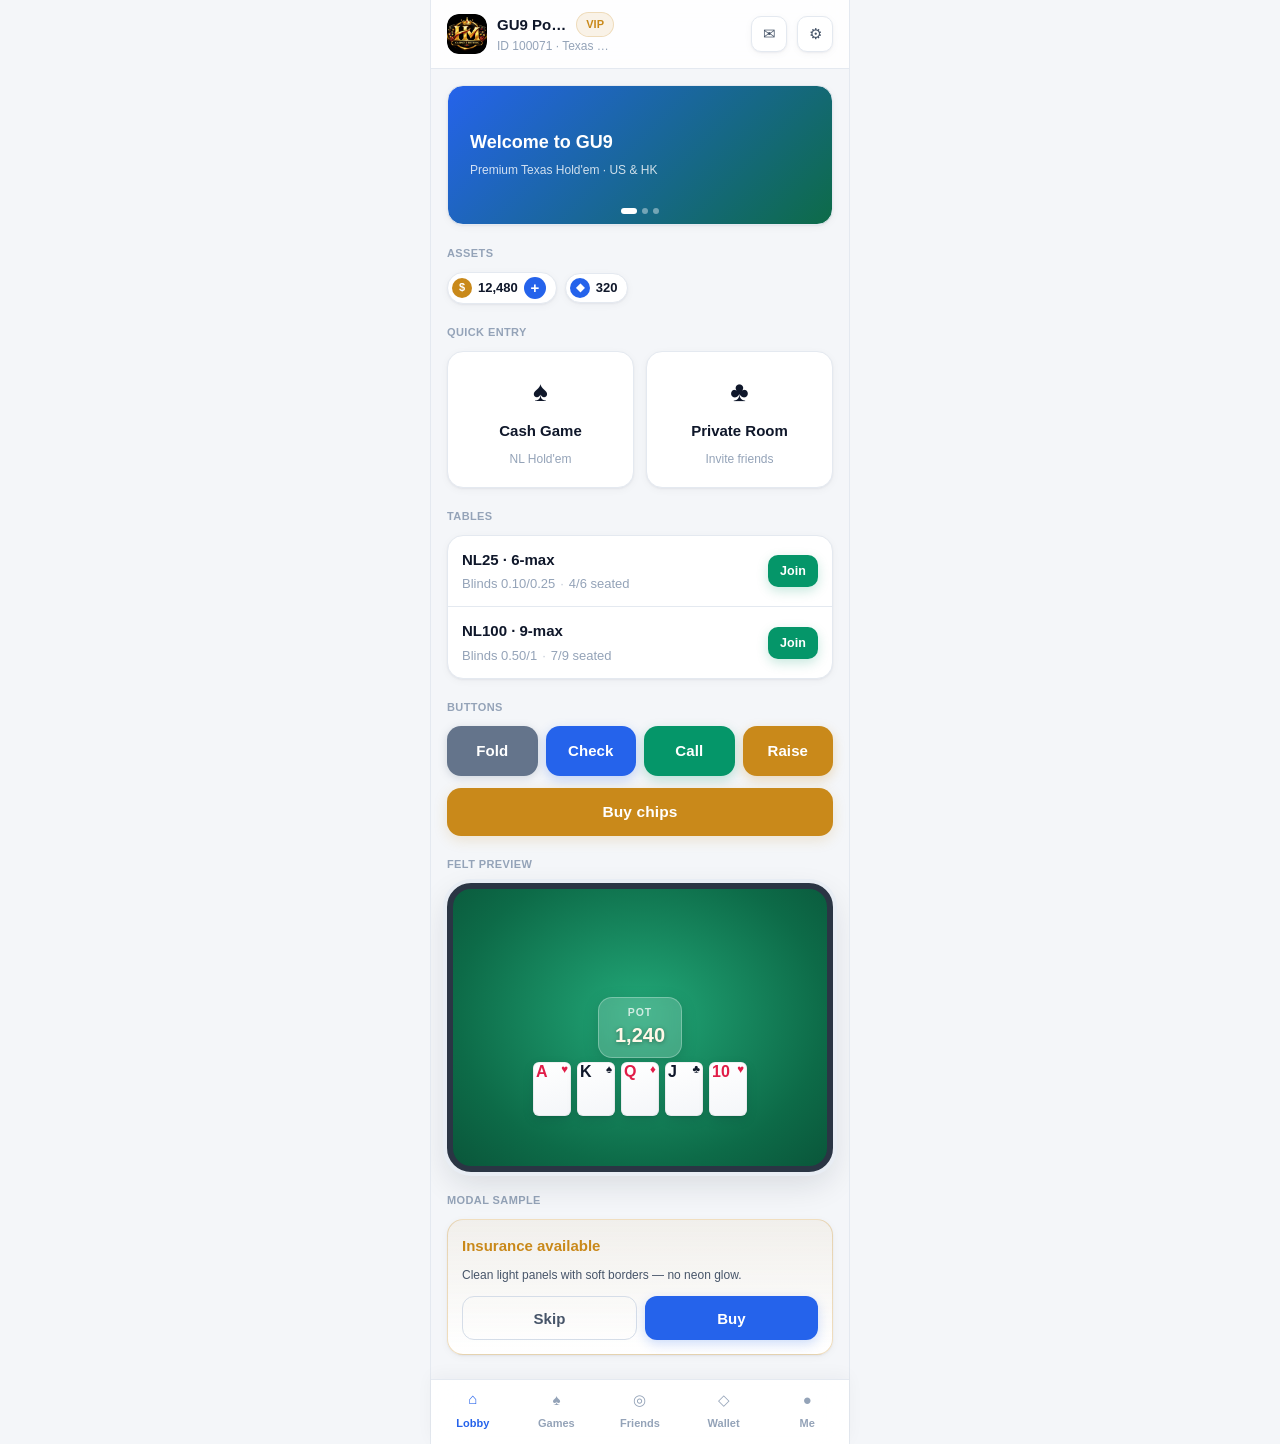
<file: gu9-ui/preview.html>
<!DOCTYPE html>
<html lang="en">
<head>
<meta charset="UTF-8">
<meta name="viewport" content="width=device-width, initial-scale=1.0">
<meta name="theme-color" content="#f4f6f9">
<title>GU9 Poker · UI Preview</title>
<link rel="stylesheet" href="css/style.css">
<link rel="stylesheet" href="css/table.css">
<style>
  body{overflow:auto}
  .preview-page{max-width:420px;margin:0 auto;min-height:100vh;display:flex;flex-direction:column;background:var(--bg);border-left:1px solid var(--line);border-right:1px solid var(--line)}
  .demo-section{padding:16px}
  .demo-label{font-size:11px;font-weight:650;color:var(--txt3);letter-spacing:.4px;text-transform:uppercase;margin:20px 0 10px}
  .mini-felt{width:100%;aspect-ratio:4/3;border-radius:24px;position:relative;overflow:hidden;
    background:radial-gradient(ellipse at 50% 45%,#22a878 0%,#0d6b48 70%,#0a563a 100%);
    border:6px solid #2a3544;box-shadow:0 0 0 4px #e8edf4,0 12px 32px rgba(15,23,42,.12);display:flex;align-items:center;justify-content:center}
</style>
</head>
<body>
<div class="preview-page">
  <div class="topbar">
    <div class="brand-mark"><img src="assets/logo-mark.png" alt="GU9"></div>
    <div class="col grow topbar-who">
      <div class="row gap6"><span class="b">GU9 Poker</span><span class="tag gold">VIP</span></div>
      <div class="tiny txt3">ID 100071 · Texas Hold'em</div>
    </div>
    <div class="spacer"></div>
    <div class="icon-btn" title="Messages">✉</div>
    <div class="icon-btn" title="Settings">⚙</div>
  </div>

  <div class="body">
    <div class="banner" style="background:linear-gradient(135deg,#2563eb,#0d6b48)">
      <div class="slide on">
        <div class="slide-body">
          <div class="b" style="font-size:18px;color:#fff">Welcome to GU9</div>
          <div class="tiny" style="color:rgba(255,255,255,.8);margin-top:4px">Premium Texas Hold'em · US & HK</div>
        </div>
      </div>
      <div class="dots"><i class="on"></i><i></i><i></i></div>
    </div>

    <div class="demo-label">Assets</div>
    <div class="asset-bar">
      <div class="chip-pill"><span class="coin">$</span> 12,480 <span class="plus">+</span></div>
      <div class="chip-pill diamond"><span class="coin">◆</span> 320</div>
    </div>

    <div class="demo-label">Quick entry</div>
    <div class="grid g2">
      <div class="card" style="cursor:pointer;text-align:center;padding:18px">
        <div style="font-size:28px;margin-bottom:6px">♠</div>
        <div class="b">Cash Game</div>
        <div class="tiny txt3 mt8">NL Hold'em</div>
      </div>
      <div class="card" style="cursor:pointer;text-align:center;padding:18px">
        <div style="font-size:28px;margin-bottom:6px">♣</div>
        <div class="b">Private Room</div>
        <div class="tiny txt3 mt8">Invite friends</div>
      </div>
    </div>

    <div class="demo-label">Tables</div>
    <div class="list">
      <div class="li">
        <div class="grow">
          <div class="li-title">NL25 · 6-max</div>
          <div class="li-sub"><span class="st">Blinds 0.10/0.25</span><i class="sep">·</i><span class="st">4/6 seated</span></div>
        </div>
        <button class="btn green sm">Join</button>
      </div>
      <div class="li">
        <div class="grow">
          <div class="li-title">NL100 · 9-max</div>
          <div class="li-sub"><span class="st">Blinds 0.50/1</span><i class="sep">·</i><span class="st">7/9 seated</span></div>
        </div>
        <button class="btn green sm">Join</button>
      </div>
    </div>

    <div class="demo-label">Buttons</div>
    <div class="btnrow" style="margin-bottom:12px">
      <button class="btn fold">Fold</button>
      <button class="btn check">Check</button>
      <button class="btn call">Call</button>
      <button class="btn raise">Raise</button>
    </div>
    <button class="btn gold block lg">Buy chips</button>

    <div class="demo-label">Felt preview</div>
    <div class="mini-felt">
      <div class="pot-box">
        <div class="lbl">POT</div>
        <div class="val">1,240</div>
      </div>
      <div style="position:absolute;bottom:18%;display:flex;gap:6px">
        <div class="pcard md red"><span class="pc-r">A</span><span class="pc-s">♥</span></div>
        <div class="pcard md black"><span class="pc-r">K</span><span class="pc-s">♠</span></div>
        <div class="pcard md red"><span class="pc-r">Q</span><span class="pc-s">♦</span></div>
        <div class="pcard md black"><span class="pc-r">J</span><span class="pc-s">♣</span></div>
        <div class="pcard md red"><span class="pc-r">10</span><span class="pc-s">♥</span></div>
      </div>
    </div>

    <div class="demo-label">Modal sample</div>
    <div class="card gold">
      <div class="b">Insurance available</div>
      <div class="tiny txt2 mt8">Clean light panels with soft borders — no neon glow.</div>
      <div class="row gap8 mt12">
        <button class="btn ghost grow">Skip</button>
        <button class="btn blue grow">Buy</button>
      </div>
    </div>
  </div>

  <div class="navbar">
    <div class="nav on"><div class="ico">⌂</div><div class="lb">Lobby</div></div>
    <div class="nav"><div class="ico">♠</div><div class="lb">Games</div></div>
    <div class="nav"><div class="ico">◎</div><div class="lb">Friends</div></div>
    <div class="nav"><div class="ico">◇</div><div class="lb">Wallet</div></div>
    <div class="nav"><div class="ico">●</div><div class="lb">Me</div></div>
  </div>
</div>
</body>
</html>
</file>
<file: gu9-ui/css/style.css>
/* ===== GU9 Poker UI · Light Premium Design System =====
   Stripe / Linear / Apple polish — soft neutrals, restrained accent, airy spacing.
   Class names preserved for JS compatibility. */

:root{
  --bg:#f4f6f9;
  --bg2:#eef1f6;
  --panel:#ffffff;
  --panel2:#f8fafc;
  --panel3:#eef2f7;
  --line:#e4e9f0;
  --line2:#d5dde8;
  --txt:#0f172a;
  --txt2:#475569;
  --txt3:#94a3b8;
  --gold:#c9891a;          /* muted amber — money / VIP */
  --gold2:#a87012;
  --green:#059669;
  --green2:#047857;
  --red:#e11d48;
  --blue:#2563eb;
  --purple:#6366f1;        /* restrained indigo, not neon */
  --pink:#db2777;
  --orange:#ea580c;
  --accent:#2563eb;        /* primary interactive accent */
  --accent-soft:rgba(37,99,235,.08);
  --r-s:8px; --r-m:12px; --r-l:16px; --r-xl:22px;
  --sh:0 1px 2px rgba(15,23,42,.04),0 8px 24px rgba(15,23,42,.06);
  --sh-sm:0 1px 2px rgba(15,23,42,.05),0 2px 8px rgba(15,23,42,.04);
  --sh-gold:0 4px 14px rgba(201,137,26,.18);
  --maxw:1180px;
  --fs-xs:12px;
  --fs-sm:13px;
  --fs-md:15px;
  --fs-lg:17px;
  --fs-xl:22px;
  --fs-2xl:28px;
  --tap:44px;
  --felt:#1a9b6a;
  --felt-deep:#0d6b48;
}

*{box-sizing:border-box;-webkit-tap-highlight-color:transparent}
html,body{height:100%}
body{
  margin:0;
  background:var(--bg);
  color:var(--txt);
  font-family:-apple-system,BlinkMacSystemFont,"Segoe UI","PingFang SC","Hiragino Sans GB","Microsoft YaHei",sans-serif;
  font-size:var(--fs-md);line-height:1.55;overflow:hidden;
  user-select:none;
  -webkit-font-smoothing:antialiased;-moz-osx-font-smoothing:grayscale;
}
input,textarea,.selectable{-webkit-user-select:text;user-select:text}

:focus-visible{outline:2px solid var(--accent);outline-offset:2px;border-radius:var(--r-s)}
.btn:focus-visible,.icon-btn:focus-visible,.tab:focus-visible,.seg:focus-visible{
  outline:2px solid var(--accent);outline-offset:2px}
@media (prefers-reduced-motion:reduce){
  *,*::before,*::after{animation-duration:.001ms !important;transition-duration:.001ms !important}
}
#app{height:100%;position:relative;overflow:hidden;z-index:1}
.screen-root{height:100%;overflow:hidden;position:relative}
::-webkit-scrollbar{width:6px;height:6px}
::-webkit-scrollbar-thumb{background:#c5ced9;border-radius:4px}
::-webkit-scrollbar-thumb:hover{background:#a8b4c4}
::-webkit-scrollbar-track{background:transparent}

/* ---------- Layout ---------- */
.app-shell{height:100%;display:flex;flex-direction:column;max-width:var(--maxw);margin:0 auto;
  background:var(--bg);
  border-left:1px solid var(--line);border-right:1px solid var(--line);position:relative;z-index:1}
.topbar{display:flex;align-items:center;gap:10px;padding:12px 16px;border-bottom:1px solid var(--line);
  background:rgba(255,255,255,.85);backdrop-filter:blur(16px) saturate(1.2);
  flex:0 0 auto;position:relative;z-index:5;box-shadow:none}
.topbar .title{font-size:17px;font-weight:650;letter-spacing:-.2px;color:var(--txt);
  background:none;-webkit-background-clip:unset;background-clip:unset}
.topbar-who{min-width:0}
.topbar-who .row{min-width:0;flex-wrap:nowrap}
.topbar-who .b{white-space:nowrap;overflow:hidden;text-overflow:ellipsis}
.topbar-who .tag{flex:0 0 auto}
.topbar-who .tiny{white-space:nowrap;overflow:hidden;text-overflow:ellipsis}
.topbar .spacer{flex:1}
.topbar::after{display:none} /* remove neon divider */
.body{flex:1;overflow-y:auto;overflow-x:hidden;padding:16px 16px 24px}
.body.nopad{padding:0}
.icon-btn{width:36px;height:36px;border-radius:10px;display:grid;place-items:center;
  background:var(--panel);border:1px solid var(--line);color:var(--txt2);cursor:pointer;
  transition:.15s;position:relative;box-shadow:var(--sh-sm)}
.icon-btn:hover{color:var(--txt);background:var(--panel2);border-color:var(--line2)}
.icon-btn:active{transform:scale(.93)}
.icon-btn::after{content:"";position:absolute;left:50%;top:50%;
  width:var(--tap);height:var(--tap);transform:translate(-50%,-50%)}
.icon-btn.gold{color:var(--gold)}
.lang-mark{font-size:13px;font-weight:700;letter-spacing:.3px;pointer-events:none}
body:not(.on-lobby) .icon-btn[data-lang-open="1"],
body.overlay-open .icon-btn[data-lang-open="1"]{display:none!important}

.row{display:flex;align-items:center;gap:10px}
.col{display:flex;flex-direction:column}
.grow{flex:1;min-width:0}
.center{display:grid;place-items:center}
.mt8{margin-top:8px}.mt12{margin-top:12px}.mt16{margin-top:16px}
.gap6{gap:6px}.gap8{gap:8px}.gap12{gap:12px}
.txt2{color:var(--txt2)}.txt3{color:var(--txt3)}
.gold{color:var(--gold)}.green{color:var(--green)}.red{color:var(--red)}.blue{color:var(--blue)}
.b{font-weight:650}.small{font-size:var(--fs-sm)}.tiny{font-size:var(--fs-xs)}
.mono{font-variant-numeric:tabular-nums;font-feature-settings:"tnum";letter-spacing:.15px}

/* ---------- Avatars ---------- */
.avatar{position:relative;flex:0 0 auto;border-radius:50%;display:grid;place-items:center;
  font-weight:700;color:#fff;overflow:hidden;background:#94a3b8;box-shadow:0 1px 3px rgba(15,23,42,.12)}
.avatar.sm{width:34px;height:34px;font-size:12px}
.avatar.md{width:46px;height:46px;font-size:15px}
.avatar.lg{width:64px;height:64px;font-size:20px}
.avatar.xl{width:86px;height:86px;font-size:26px}
.avatar.online::after{content:"";position:absolute;right:0;bottom:0;width:10px;height:10px;border-radius:50%;
  background:var(--green);border:2px solid var(--panel)}
.avatar.offline::after{content:"";position:absolute;right:0;bottom:0;width:10px;height:10px;border-radius:50%;
  background:#94a3b8;border:2px solid var(--panel)}
.avatar>svg,.avatar>img{width:100%;height:100%;display:block;border-radius:50%;object-fit:cover}
.avatar-frame{position:relative;display:inline-flex;padding:2px;border-radius:50%;
  background:linear-gradient(135deg,#f0c14a,#c9891a);box-shadow:0 0 0 1px rgba(201,137,26,.2)}
.avatar-frame.plain{background:none;box-shadow:none;padding:0}

/* ---------- Buttons ---------- */
.btn{display:inline-flex;align-items:center;justify-content:center;gap:6px;border:none;cursor:pointer;
  padding:0 16px;min-height:44px;border-radius:12px;font-size:var(--fs-md);font-weight:600;color:#fff;
  background:#334155;transition:.15s ease;white-space:nowrap;
  box-shadow:0 1px 2px rgba(15,23,42,.08);letter-spacing:.1px}
.btn:hover{filter:brightness(1.05)}
.btn:active{transform:scale(.97)}
.btn[disabled]{opacity:.4;pointer-events:none}
.btn.gold{background:var(--gold);color:#fff;box-shadow:var(--sh-gold);text-shadow:none}
.btn.gold:hover{background:var(--gold2)}
.btn.green{background:var(--green);box-shadow:0 4px 12px rgba(5,150,105,.22)}
.btn.red{background:var(--red);box-shadow:0 4px 12px rgba(225,29,72,.2)}
.btn.blue{background:var(--blue);box-shadow:0 4px 12px rgba(37,99,235,.22)}
.btn.ghost{background:transparent;border:1px solid var(--line2);color:var(--txt2);box-shadow:none}
.btn.ghost:hover{color:var(--txt);border-color:var(--txt3);background:var(--panel2)}
.btn.sm{height:32px;min-height:32px;padding:0 12px;font-size:12.5px;border-radius:10px}
.btn.xs{height:26px;min-height:26px;padding:0 10px;font-size:11.5px;border-radius:8px}
.btn.lg{height:48px;min-height:48px;font-size:15.5px;border-radius:14px;padding:0 22px}
.btn.block{width:100%}
.btn.round{border-radius:999px}
.btn.icon{width:40px;padding:0}

/* ---------- Cards / lists ---------- */
.card{background:var(--panel);border:1px solid var(--line);
  border-radius:var(--r-l);padding:14px;box-shadow:var(--sh-sm);
  transition:transform .15s,box-shadow .15s,border-color .15s}
.card.pad0{padding:0;overflow:hidden}
.card.gold{border-color:rgba(201,137,26,.28);background:linear-gradient(180deg,rgba(201,137,26,.06),var(--panel))}
.card[style*="cursor:pointer"]:hover{border-color:rgba(37,99,235,.28);transform:translateY(-1px);
  box-shadow:0 4px 16px rgba(15,23,42,.08)}
.card:active{transform:scale(.99)}
.list{background:var(--panel);border:1px solid var(--line);border-radius:var(--r-l);overflow:hidden;box-shadow:var(--sh-sm)}
.li{display:flex;align-items:center;gap:10px;padding:12px 14px;border-bottom:1px solid var(--line);cursor:pointer;transition:.12s}
.li:last-child{border-bottom:none}
.li:hover{background:var(--panel2)}
.li:active{background:var(--panel3)}
.li .li-title{font-weight:600}
.li .li-sub{font-size:var(--fs-sm);color:var(--txt3);margin-top:3px;overflow-wrap:break-word}
.li .li-sub .st{white-space:nowrap}
.li .li-sub .sep{font-style:normal;opacity:.55;margin:0 5px;white-space:nowrap}
.li .chev{color:var(--txt3)}
.section-title{font-size:12px;color:var(--txt3);font-weight:650;margin:18px 2px 10px;display:flex;align-items:center;gap:6px;
  letter-spacing:.4px;text-transform:uppercase}
.section-title .more{margin-left:auto;color:var(--accent);font-size:12px;cursor:pointer;text-transform:none;letter-spacing:0;font-weight:600}

/* ---------- Tags / badges ---------- */
.tag{display:inline-flex;align-items:center;gap:4px;padding:3px 9px;border-radius:999px;font-size:11px;font-weight:600;
  background:var(--panel3);color:var(--txt2);border:1px solid var(--line);box-shadow:none}
.tag.gold{background:rgba(201,137,26,.1);color:var(--gold);border-color:rgba(201,137,26,.22)}
.tag.green{background:rgba(5,150,105,.1);color:var(--green);border-color:rgba(5,150,105,.22)}
.tag.red{background:rgba(225,29,72,.08);color:var(--red);border-color:rgba(225,29,72,.2)}
.tag.blue{background:rgba(37,99,235,.08);color:var(--blue);border-color:rgba(37,99,235,.2)}
.tag.purple{background:rgba(99,102,241,.08);color:#4f46e5;border-color:rgba(99,102,241,.2)}
.badge{position:absolute;top:-4px;right:-4px;min-width:18px;height:18px;padding:0 5px;border-radius:9px;background:var(--red);
  color:#fff;font-size:11px;font-weight:700;display:grid;place-items:center;border:2px solid var(--panel)}

/* ---------- Forms ---------- */
.input-wrap{display:flex;align-items:center;gap:8px;background:var(--panel);border:1px solid var(--line2);
  border-radius:12px;padding:0 12px;height:44px;transition:.15s;box-shadow:var(--sh-sm)}
.input-wrap:focus-within{border-color:var(--accent);box-shadow:0 0 0 3px var(--accent-soft)}
.input-wrap input{flex:1;background:none;border:none;outline:none;color:var(--txt);font-size:14px;height:100%}
.input-wrap input::placeholder{color:var(--txt3)}
.input-wrap .clear{color:var(--txt3);cursor:pointer}
.field{margin-bottom:14px}
.field .lb{font-size:12px;color:var(--txt3);margin-bottom:6px;display:block;font-weight:550}
textarea.inp{width:100%;background:var(--panel);border:1px solid var(--line2);border-radius:12px;color:var(--txt);
  padding:10px 12px;outline:none;resize:none;font-family:inherit;font-size:14px;box-shadow:var(--sh-sm)}
textarea.inp:focus{border-color:var(--accent);box-shadow:0 0 0 3px var(--accent-soft)}
.switch{width:46px;height:26px;border-radius:999px;background:#cbd5e1;position:relative;cursor:pointer;transition:.2s;flex:0 0 auto}
.switch::after{content:"";position:absolute;top:3px;left:3px;width:20px;height:20px;border-radius:50%;background:#fff;
  transition:.2s;box-shadow:0 1px 3px rgba(15,23,42,.15)}
.switch.on{background:var(--green)}
.switch.on::after{left:23px}
.segment{display:flex;background:var(--bg2);border:1px solid var(--line);border-radius:12px;padding:3px;gap:3px;
  box-shadow:inset 0 1px 2px rgba(15,23,42,.04)}
.segment .seg{flex:1;text-align:center;padding:8px 6px;border-radius:9px;font-size:13px;color:var(--txt2);
  cursor:pointer;transition:.15s;font-weight:600;white-space:nowrap}
.segment .seg.on{background:var(--panel);color:var(--txt);box-shadow:var(--sh-sm)}
.segment.gold .seg.on{background:var(--gold);color:#fff;box-shadow:var(--sh-gold)}
input[type=range]{-webkit-appearance:none;width:100%;height:22px;background:none;outline:none}
input[type=range]::-webkit-slider-runnable-track{height:6px;border-radius:3px;background:linear-gradient(90deg,var(--accent) var(--p,50%),#e2e8f0 var(--p,50%))}
input[type=range]::-webkit-slider-thumb{-webkit-appearance:none;width:20px;height:20px;border-radius:50%;background:#fff;
  border:3px solid var(--accent);margin-top:-7px;box-shadow:0 1px 4px rgba(15,23,42,.15);cursor:pointer}
.checkbox{width:20px;height:20px;border-radius:6px;border:1.5px solid var(--line2);display:grid;place-items:center;cursor:pointer;flex:0 0 auto;background:var(--panel)}
.checkbox.on{background:var(--accent);border-color:var(--accent);color:#fff}

/* ---------- Tabs ---------- */
.tabs{display:flex;gap:4px;border-bottom:1px solid var(--line);padding:0 8px;background:var(--panel);position:sticky;top:0;z-index:4}
.tabs .tab{padding:12px 14px;font-size:14px;font-weight:600;color:var(--txt3);cursor:pointer;position:relative;transition:.15s}
.tabs .tab.on{color:var(--accent)}
.tabs .tab.on::after{content:"";position:absolute;left:14px;right:14px;bottom:-1px;height:2px;border-radius:2px;
  background:var(--accent)}

/* ---------- Modals / sheets / toasts ---------- */
.mask{position:fixed;inset:0;background:rgba(15,23,42,.4);backdrop-filter:blur(6px);z-index:100;
  display:flex;align-items:center;justify-content:center;padding:20px;animation:fade .18s ease}
@keyframes fade{from{opacity:0}to{opacity:1}}
@keyframes pop{from{opacity:0;transform:translateY(10px) scale(.98)}to{opacity:1;transform:none}}
@keyframes slideUp{from{transform:translateY(100%)}to{transform:none}}
.modal{width:100%;max-width:400px;background:var(--panel);border:1px solid var(--line);
  border-radius:20px;box-shadow:0 24px 64px rgba(15,23,42,.14);animation:pop .22s cubic-bezier(.2,1.2,.4,1);
  overflow:hidden;max-height:88vh;display:flex;flex-direction:column}
.modal.wide{max-width:640px}
.modal.full{max-width:940px}
.modal-head{padding:18px 20px 12px;text-align:center;position:relative}
.modal-head h3{margin:0;font-size:17px;font-weight:650;color:var(--txt);
  background:none;-webkit-background-clip:unset;background-clip:unset}
.modal-head .sub{font-size:12.5px;color:var(--txt3);margin-top:4px}
.modal-head::after{display:none}
.modal-body{padding:4px 20px 16px;overflow-y:auto}
.modal-foot{display:flex;gap:10px;padding:12px 20px 20px}
.modal-foot .btn{flex:1}
.modal-close{position:absolute;top:12px;right:12px;z-index:3}
.sheet-mask{position:fixed;inset:0;background:rgba(15,23,42,.35);z-index:100;display:flex;align-items:flex-end;justify-content:center;animation:fade .18s}
.sheet{width:100%;max-width:var(--maxw);background:var(--panel);border-top:1px solid var(--line);
  border-radius:20px 20px 0 0;animation:slideUp .24s cubic-bezier(.2,1,.4,1);max-height:84vh;
  display:flex;flex-direction:column;overflow:hidden;box-shadow:0 -12px 40px rgba(15,23,42,.1)}
.sheet-head{padding:14px 16px 10px;display:flex;align-items:center;border-bottom:1px solid var(--line);flex:0 0 auto}
.sheet-head h3{margin:0;font-size:16px;flex:1;font-weight:650}
.sheet-body{overflow-y:auto;padding:14px 16px 20px}
.toast-root{position:fixed;top:0;left:0;right:0;z-index:300;display:flex;flex-direction:column;align-items:center;gap:8px;padding-top:18px;pointer-events:none}
.toast{background:rgba(255,255,255,.96);border:1px solid var(--line);border-radius:12px;padding:10px 16px;font-size:13.5px;
  box-shadow:0 8px 28px rgba(15,23,42,.12);animation:pop .2s;display:flex;align-items:center;gap:8px;max-width:80vw;
  color:var(--txt);backdrop-filter:blur(8px)}
.toast.ok{border-color:rgba(5,150,105,.35);color:var(--green)}
.toast.err{border-color:rgba(225,29,72,.35);color:var(--red)}
.toast.gold{border-color:rgba(201,137,26,.35);color:var(--gold)}

/* ---------- Navbar ---------- */
.navbar{flex:0 0 auto;display:flex;border-top:1px solid var(--line);
  background:rgba(255,255,255,.92);backdrop-filter:blur(16px);padding:6px 0 10px;z-index:6;position:relative;
  box-shadow:0 -4px 16px rgba(15,23,42,.04)}
.navbar::before{display:none}
.navbar .nav{flex:1;display:flex;flex-direction:column;align-items:center;gap:3px;color:var(--txt3);cursor:pointer;position:relative;padding:2px 0}
.navbar .nav.on{color:var(--accent)}
.navbar .nav .lb{font-size:11px;font-weight:600}
.navbar .nav.on .ico{transform:translateY(-1px)}
.navbar .nav .ico{transition:.18s}

/* ---------- Asset bar ---------- */
.asset-bar{display:flex;align-items:center;gap:8px;flex-wrap:wrap}
.chip-pill{display:flex;align-items:center;gap:6px;background:var(--panel);border:1px solid var(--line);
  border-radius:999px;padding:4px 10px 4px 4px;font-weight:650;font-size:13px;
  box-shadow:var(--sh-sm)}
.chip-pill .coin{width:20px;height:20px;border-radius:50%;display:grid;place-items:center;font-size:11px;color:#fff;
  background:var(--gold);font-weight:800;box-shadow:none}
.chip-pill .plus{width:22px;height:22px;border-radius:50%;background:var(--accent);color:#fff;display:grid;place-items:center;
  font-weight:800;cursor:pointer;font-size:15px;line-height:1}
.chip-pill.diamond .coin{background:var(--blue);color:#fff}

/* ---------- Progress ---------- */
.bar{height:6px;border-radius:4px;background:var(--panel3);overflow:hidden}
.bar > i{display:block;height:100%;border-radius:4px;background:var(--accent);transition:width .5s;position:relative;overflow:hidden}
.bar > i::after{display:none} /* remove shine animation */
.bar.green > i{background:var(--green)}
.bar.blue > i{background:var(--blue)}

/* ---------- Empty / grid ---------- */
.empty{padding:56px 20px;text-align:center;color:var(--txt3)}
.empty .ico{opacity:.4;margin-bottom:10px}
.grid{display:grid;gap:12px}
.g2{grid-template-columns:repeat(2,1fr)}
.g3{grid-template-columns:repeat(3,1fr)}
.g4{grid-template-columns:repeat(4,1fr)}
@media(max-width:640px){.g4{grid-template-columns:repeat(2,1fr)}.g3{grid-template-columns:repeat(2,1fr)}}
.grid.g4 .card,.grid.g2 .card{border-radius:16px}

/* ---------- FX ---------- */
.fx{position:fixed;z-index:400;pointer-events:none;font-weight:800;color:var(--gold);
  text-shadow:0 1px 4px rgba(15,23,42,.15);animation:fly 1.1s ease-out forwards;font-size:20px}
@keyframes fly{0%{opacity:0;transform:translateY(0) scale(.6)}20%{opacity:1;transform:translateY(-14px) scale(1.1)}
  100%{opacity:0;transform:translateY(-90px) scale(.9)}}

/* ---------- Banner ---------- */
.banner{position:relative;border-radius:var(--r-l);overflow:hidden;height:140px;flex:0 0 auto;
  box-shadow:var(--sh-sm);border:1px solid var(--line)}
.banner .slide{position:absolute;inset:0;opacity:0;transition:opacity .5s}
.banner .slide.on{opacity:1}
.banner .slide-bg{position:absolute;inset:0;width:100%;height:100%;object-fit:cover;z-index:0}
.banner .slide-mask{position:absolute;inset:0;background:linear-gradient(90deg,rgba(15,23,42,.45) 0%,rgba(15,23,42,.15) 50%,transparent 100%);z-index:1}
.banner .slide-body{position:absolute;inset:0;display:flex;flex-direction:column;justify-content:center;padding:0 22px;z-index:2;color:#fff}
.banner .dots{position:absolute;bottom:10px;left:0;right:0;display:flex;justify-content:center;gap:5px;z-index:3}
.banner .dots i{width:6px;height:6px;border-radius:50%;background:rgba(255,255,255,.4);transition:.3s}
.banner .dots i.on{width:16px;background:#fff;border-radius:3px}

/* ---------- Misc ---------- */
.divider{height:1px;background:var(--line);margin:14px 0}
.hl{color:var(--gold);font-weight:650}
.hscroll{display:flex;gap:10px;overflow-x:auto;padding-bottom:4px}
.hscroll::-webkit-scrollbar{height:0}
.shadow-text{text-shadow:none}
.press{transition:.1s}.press:active{transform:scale(.94)}
.float-btn{position:absolute;right:14px;bottom:20px;width:52px;height:52px;border-radius:50%;display:grid;place-items:center;
  background:var(--accent);color:#fff;box-shadow:0 8px 24px rgba(37,99,235,.3);cursor:pointer;z-index:8}

/* Brand */
.brand-mark{width:40px;height:40px;flex:0 0 auto;border-radius:12px;overflow:hidden;
  background:transparent;border:none;box-shadow:none;display:grid;place-items:center}
.brand-mark img{width:100%;height:100%;object-fit:contain;border-radius:11px;filter:none}

.hide{display:none !important}
</file>
<file: gu9-ui/css/table.css>
/* ===== table.css · Poker table / cards / seats / action bar =====
   Clean felt, crisp cards, no neon rim / night-sky chrome. */

/* ---------- Playing cards ---------- */
.pcard{position:relative;display:inline-flex;flex-direction:column;align-items:center;justify-content:center;
  background:linear-gradient(165deg,#ffffff,#f4f6f9);border-radius:6px;
  box-shadow:0 1px 2px rgba(15,23,42,.08),0 4px 12px rgba(15,23,42,.1),inset 0 0 0 1px rgba(15,23,42,.06);
  font-weight:800;line-height:1;flex:0 0 auto;transition:.2s;overflow:hidden}
.pcard.sm{width:28px;height:39px;font-size:12px}
.pcard.md{width:38px;height:54px;font-size:16px}
.pcard.lg{width:48px;height:68px;font-size:20px}
.pcard.xs{width:21px;height:30px;font-size:9px;border-radius:4px}
.pcard .pc-r{position:absolute;top:2px;left:3px}
.pcard .pc-s{position:absolute;top:2px;right:3px;font-size:.72em}
.pcard .pc-big{font-size:1.5em;opacity:.92;margin-top:.18em}
.pcard.red{color:#e11d48}.pcard.black{color:#0f172a}.pcard.blue{color:#2563eb}.pcard.green{color:#059669}
.pcard.back{background:linear-gradient(145deg,#1e3a5f,#0f2744);box-shadow:0 2px 8px rgba(15,23,42,.25),inset 0 0 0 1.5px rgba(255,255,255,.2)}
.pcard.back.blue{background:linear-gradient(145deg,#1e40af,#1e3a8a)}
.pcard.back.gold{background:linear-gradient(145deg,#b45309,#92400e)}
.pcard.back .pcard-logo{width:66%;height:66%;border-radius:4px;border:1.5px solid rgba(255,255,255,.3);
  background:repeating-linear-gradient(45deg,rgba(255,255,255,.08) 0 4px,transparent 4px 8px)}
.pcard.dim{opacity:.4;filter:grayscale(.4)}
.pcard.win{box-shadow:0 0 0 2px var(--gold),0 4px 16px rgba(201,137,26,.35)}
.pcard.deal{animation:dealIn .35s cubic-bezier(.2,1.3,.4,1) backwards}
@keyframes dealIn{from{transform:translate(0,-140px) rotate(-25deg);opacity:0}}
@keyframes flipIn{from{transform:rotateY(90deg)}to{transform:none}}

/* ---------- Table screen ---------- */
.table-screen{height:100%;display:flex;flex-direction:column;position:relative;overflow:hidden;
  background:linear-gradient(180deg,#e8edf4 0%,#dce3ec 45%,#d4dce6 100%)}
.table-screen::before{content:"";position:absolute;inset:0;pointer-events:none;z-index:0;
  background:
    radial-gradient(ellipse 80% 60% at 50% 42%,rgba(255,255,255,.55),transparent 70%),
    radial-gradient(ellipse 100% 80% at 50% 100%,rgba(15,23,42,.04),transparent 50%)}
.table-top{flex:0 0 auto;display:flex;align-items:center;gap:8px;padding:10px 14px;
  background:rgba(255,255,255,.88);backdrop-filter:blur(14px);
  border-bottom:1px solid var(--line);box-shadow:0 1px 8px rgba(15,23,42,.04);position:relative;z-index:2}
.table-top::after{display:none}
.table-top .tname{color:var(--txt);font-weight:700;font-size:15px;letter-spacing:-.1px;text-shadow:none}
.table-top .tmeta{font-size:12px;color:var(--txt2);text-shadow:none;white-space:nowrap;overflow:hidden;text-overflow:ellipsis}
.table-area{flex:1;position:relative;display:flex;align-items:center;justify-content:center;padding:8px 6px;min-height:0}

/* Side rails */
.side-rail{position:absolute;z-index:5;display:flex;flex-direction:column;gap:10px}
.side-rail.left{left:8px;top:10px}
.side-rail.left.bottom{top:auto;bottom:10px}
.side-rail.right{right:8px;bottom:10px}
.rail-btn{display:flex;flex-direction:column;align-items:center;gap:3px;cursor:pointer;user-select:none;
  width:52px;padding:8px 4px;border-radius:12px;color:var(--txt2);
  background:rgba(255,255,255,.92);border:1px solid var(--line);box-shadow:var(--sh-sm)}
.rail-btn:active{transform:scale(.94)}
.rail-btn .ico{color:var(--accent)}
.rail-btn span{font-size:10.5px;line-height:1;letter-spacing:.3px;font-weight:550}

/* ---------- Felt — clean, lighter green, no rotating gold rim ---------- */
.felt{position:relative;width:100%;max-width:460px;aspect-ratio:3/4.2;max-height:100%;margin:0 auto;
  border-radius:50%;display:flex;align-items:center;justify-content:center;
  background:
    radial-gradient(ellipse 65% 50% at 50% 40%,rgba(255,255,255,.14),transparent 55%),
    radial-gradient(ellipse at 50% 45%,#22a878 0%,#148a5e 40%,#0d6b48 70%,#0a563a 100%);
  border:8px solid #2a3544;
  box-shadow:
    0 0 0 1px rgba(15,23,42,.12),
    0 0 0 5px #e8edf4,
    0 16px 48px rgba(15,23,42,.18),
    inset 0 0 60px rgba(0,0,0,.22),
    inset 0 2px 10px rgba(255,255,255,.1)}
.felt::before{display:none} /* kill rimSpin neon */
.felt.blue{background:
    radial-gradient(ellipse 65% 50% at 50% 40%,rgba(255,255,255,.12),transparent 55%),
    radial-gradient(ellipse at 50% 45%,#3b8ec9 0%,#1e6a9e 40%,#14507a 70%,#0e3a58 100%);border-color:#1e3a52}
.felt.red{background:
    radial-gradient(ellipse 65% 50% at 50% 40%,rgba(255,255,255,.1),transparent 55%),
    radial-gradient(ellipse at 50% 45%,#c45a5a 0%,#9a3535 40%,#6e2222 70%,#4a1616 100%);border-color:#4a2020}
.felt::after{content:"";position:absolute;inset:9% 11%;border-radius:50%;
  border:1px dashed rgba(255,255,255,.18);pointer-events:none}
.felt-inner{position:absolute;top:50%;left:50%;transform:translate(-50%,-50%);width:74%;text-align:center;pointer-events:none}

/* Center info */
.center-cards{display:flex;gap:6px;justify-content:center;margin-bottom:6px}
.pot-box{display:inline-flex;flex-direction:column;align-items:center;
  background:rgba(255,255,255,.18);border:1px solid rgba(255,255,255,.28);
  border-radius:14px;padding:6px 16px;backdrop-filter:blur(6px);
  box-shadow:0 4px 16px rgba(0,0,0,.15)}
.pot-box .lbl{font-size:10.5px;color:rgba(255,255,255,.75);letter-spacing:1px;font-weight:550}
.pot-box .val{font-size:20px;font-weight:800;color:#fff8e7;text-shadow:0 1px 4px rgba(0,0,0,.35)}
.pot-box .side{font-size:10.5px;color:rgba(255,240,200,.85)}
.street-lbl{margin-top:4px;font-size:11px;color:rgba(255,255,255,.55)}

/* ---------- Seats ---------- */
.seat{position:absolute;transform:translate(-50%,-50%);display:flex;flex-direction:column;align-items:center;gap:2px;width:84px;z-index:2}
.seat .who{display:flex;flex-direction:column;align-items:center;
  background:rgba(255,255,255,.94);border:1px solid rgba(15,23,42,.08);
  border-radius:12px;padding:4px 7px;backdrop-filter:blur(8px);transition:.2s;min-width:70px;
  box-shadow:0 2px 10px rgba(15,23,42,.1)}
.seat .avatar{width:28px;height:28px;font-size:10px}
.seat.active .who{border-color:var(--accent);box-shadow:0 0 0 2px rgba(37,99,235,.25),0 4px 14px rgba(37,99,235,.15);
  background:#fff;transform:translateY(-2px)}
.seat.folded{opacity:.42}
.seat.folded .who{filter:grayscale(.5)}
.seat.winner .who{border-color:var(--gold);box-shadow:0 0 0 2px rgba(201,137,26,.3),0 4px 14px rgba(201,137,26,.2)}
.seat .nm{font-size:11px;font-weight:650;white-space:nowrap;overflow:hidden;text-overflow:ellipsis;max-width:68px;color:var(--txt)}
.seat .chips{font-size:10.5px;color:var(--gold);font-weight:700}
.seat .hole{display:flex;gap:3px;margin-top:-11px}
.seat .hole .pcard{box-shadow:0 2px 6px rgba(15,23,42,.2)}
.seat .bet{display:flex;align-items:center;gap:3px;background:rgba(15,23,42,.72);border:1px solid rgba(255,255,255,.15);color:#f5e6c0;
  border-radius:999px;padding:1px 6px;font-size:10.5px;font-weight:700;margin-top:2px}
.seat .bet .chip-ico{width:11px;height:11px;border-radius:50%;background:radial-gradient(circle at 35% 30%,#ffe9a8,var(--gold2));display:inline-block}
.seat .act-bubble{position:absolute;top:-24px;left:50%;transform:translateX(-50%);
  background:rgba(255,255,255,.96);border:1px solid var(--line);
  border-radius:8px;padding:2px 8px;font-size:10px;font-weight:700;white-space:nowrap;z-index:3;
  color:var(--txt);box-shadow:var(--sh-sm)}
.seat .act-bubble.pop{animation:pop .2s}
.seat .dealer-btn{position:absolute;top:-5px;right:-5px;width:17px;height:17px;border-radius:50%;
  background:linear-gradient(180deg,#fff,#e2e8f0);color:#334155;font-size:9px;font-weight:800;
  display:grid;place-items:center;box-shadow:0 1px 4px rgba(15,23,42,.25);z-index:4;border:1px solid #cbd5e1}
.seat .timer{position:absolute;inset:-4px;border-radius:13px;pointer-events:none}
.seat .emo-pop{position:absolute;top:-30px;left:50%;transform:translateX(-50%);font-size:24px;animation:floatUp 1.4s ease-out forwards;z-index:5}
@keyframes floatUp{0%{opacity:0;transform:translateX(-50%) translateY(8px) scale(.5)}
  25%{opacity:1;transform:translateX(-50%) translateY(-6px) scale(1.15)}100%{opacity:0;transform:translateX(-50%) translateY(-46px) scale(1)}}
.seat.empty-slot .who{background:rgba(255,255,255,.45);border-style:dashed;border-color:rgba(15,23,42,.18);color:var(--txt3);cursor:pointer}
.seat-win{position:absolute;top:-32px;font-size:12px;font-weight:800;color:var(--gold);text-shadow:0 1px 3px rgba(0,0,0,.2);white-space:nowrap;
  display:flex;align-items:center;gap:3px;justify-content:center;left:50%;transform:translateX(-50%);
  animation:winPop .28s ease-out}
.seat-win .seat-crown{filter:drop-shadow(0 1px 2px rgba(0,0,0,.3));animation:crownBob 1.2s ease-in-out infinite}
@keyframes winPop{0%{opacity:0;transform:translateX(-50%) scale(.6)}100%{opacity:1;transform:translateX(-50%) scale(1)}}
@keyframes crownBob{0%,100%{transform:translateY(0)}50%{transform:translateY(-2px)}}
.win-line{display:flex;align-items:center;justify-content:center;gap:6px;margin-top:6px;padding:3px 10px;border-radius:999px;
  background:rgba(255,255,255,.2);border:1px solid rgba(255,255,255,.35);color:#fff8e7;font-size:11.5px;font-weight:800;
  text-shadow:0 1px 3px rgba(0,0,0,.3);max-width:100%;text-align:center}
.win-line .seat-crown{flex:0 0 auto}
.win-line span{overflow:hidden;text-overflow:ellipsis;white-space:nowrap}

.seat.hero .who{border-color:rgba(37,99,235,.45)}

/* Bot countdown ring */
.seat .av-wrap{position:relative;display:inline-flex}
.seat .cd-ring{position:absolute;inset:-4px;display:none;place-items:center;pointer-events:none;z-index:6}
.seat .cd-ring.on{display:grid}
.seat .cd-ring svg{position:absolute;inset:0;width:100%;height:100%;transform:rotate(-90deg)}
.seat .cd-ring .cd-bg{fill:rgba(15,23,42,.7);stroke:rgba(255,255,255,.2);stroke-width:3}
.seat .cd-ring .cd-fg{fill:none;stroke:var(--accent);stroke-width:3;stroke-linecap:round;transition:stroke-dashoffset .12s linear}
.seat .cd-ring.urgent .cd-fg{stroke:var(--red)}
.seat .cd-ring .cd-num{position:relative;font-size:13px;font-weight:800;line-height:1;color:#fff;
  text-shadow:0 1px 3px rgba(0,0,0,.8);font-variant-numeric:tabular-nums}
.seat .cd-ring.urgent .cd-num{color:#fda4af}

/* Result banner */
.result-banner{position:absolute;top:8px;left:50%;transform:translateX(-50%);
  background:var(--gold);color:#fff;padding:6px 18px;border-radius:999px;font-weight:700;font-size:13px;
  box-shadow:0 6px 20px rgba(201,137,26,.3);animation:pop .3s;z-index:9;white-space:nowrap}

/* ---------- Action bar ---------- */
.action-bar{flex:0 0 auto;background:rgba(255,255,255,.94);backdrop-filter:blur(14px);
  border-top:1px solid var(--line);padding:10px 14px 12px;position:relative;z-index:2;
  box-shadow:0 -4px 20px rgba(15,23,42,.05)}
.action-bar::before{display:none}
.hero-info{display:flex;align-items:center;gap:8px;margin-bottom:8px}
.hero-info .cards{display:flex;gap:4px}
.hero-info .hint{font-size:11.5px;color:var(--txt2);flex:1;text-align:right}
.hero-info .hint b{color:var(--gold)}
.raise-panel{background:var(--panel2);border:1px solid var(--line);border-radius:14px;padding:10px 12px;margin-bottom:8px}
.raise-row{display:flex;align-items:center;gap:8px}
.raise-amt{flex:1;text-align:center;font-size:18px;font-weight:800;color:var(--gold)}
.raise-presets{display:flex;gap:6px;margin-top:8px}
.raise-presets .btn{flex:1;height:34px;min-height:34px;font-size:12.5px}
.btnrow{display:flex;gap:8px}
.btnrow .btn{flex:1;height:50px;font-size:15px;border-radius:14px;font-weight:650}
.btnrow .btn.fold{background:#64748b;box-shadow:0 2px 8px rgba(100,116,139,.25)}
.btnrow .btn.check{background:var(--blue);box-shadow:0 4px 12px rgba(37,99,235,.25)}
.btnrow .btn.call{background:var(--green);box-shadow:0 4px 12px rgba(5,150,105,.25)}
.btnrow .btn.raise{background:var(--gold);color:#fff;box-shadow:0 4px 12px rgba(201,137,26,.28)}
.btnrow .btn.allin{background:var(--orange);box-shadow:0 4px 12px rgba(234,88,12,.28)}

/* Timer ring */
.timer-ring{width:44px;height:44px;position:relative;flex:0 0 auto}
.timer-ring svg{transform:rotate(-90deg)}
.timer-ring .tt{position:absolute;inset:0;display:grid;place-items:center;font-size:13px;font-weight:800;color:var(--accent)}

/* Props / emoji */
.prop-grid{display:grid;grid-template-columns:repeat(4,1fr);gap:8px}
.prop-grid .p{display:flex;flex-direction:column;align-items:center;gap:4px;background:var(--panel2);border:1px solid var(--line);
  border-radius:12px;padding:10px 4px;cursor:pointer;font-size:24px;transition:.15s;position:relative}
.prop-grid .p:active{transform:scale(.92)}
.prop-grid .p .n{position:absolute;right:4px;bottom:2px;font-size:10px;color:var(--txt3)}
.emo-grid{display:grid;grid-template-columns:repeat(6,1fr);gap:6px}
.emo-grid .e{font-size:26px;text-align:center;padding:6px 0;cursor:pointer;border-radius:10px;transition:.15s}
.emo-grid .e:active{transform:scale(.85);background:var(--panel2)}
.quick-grid{display:grid;grid-template-columns:repeat(2,1fr);gap:8px}
.quick-grid .q{background:var(--panel2);border:1px solid var(--line);border-radius:10px;padding:9px 10px;font-size:13px;cursor:pointer}
.quick-grid .q:active{transform:scale(.96)}

/* Chat */
.chat-panel{display:flex;flex-direction:column;height:100%;min-height:0}
.chat-msgs{flex:1;overflow-y:auto;padding:8px 10px;display:flex;flex-direction:column;gap:8px;min-height:0}
.chat-msg{display:flex;gap:7px;align-items:flex-start;animation:fade .2s}
.chat-msg .bubble{background:var(--panel2);border:1px solid var(--line);border-radius:12px;padding:6px 10px;font-size:13px;max-width:82%}
.chat-msg.me{flex-direction:row-reverse}
.chat-msg.me .bubble{background:var(--accent-soft);border-color:rgba(37,99,235,.2);color:var(--txt)}
.chat-msg .nm{font-size:11px;color:var(--txt3);margin-bottom:2px}
.chat-msg.sys .bubble{background:rgba(201,137,26,.08);border-color:rgba(201,137,26,.22);color:var(--gold);font-size:12px}
.chat-input{display:flex;gap:8px;padding:8px;border-top:1px solid var(--line);flex:0 0 auto}
.chat-input .input-wrap{flex:1;height:38px;border-radius:10px}
.chat-tabs{display:flex;gap:6px;padding:8px 10px 0}
.chat-tabs .t{padding:5px 12px;border-radius:999px;font-size:12.5px;background:var(--panel2);border:1px solid var(--line);cursor:pointer;color:var(--txt2)}
.chat-tabs .t.on{background:var(--accent-soft);border-color:rgba(37,99,235,.3);color:var(--accent);font-weight:700}

/* Pineapple discard */
.pk{cursor:pointer;border-radius:10px;padding:3px;transition:.15s;border:2px solid transparent}
.pk.on{border-color:var(--accent);box-shadow:0 0 0 2px rgba(37,99,235,.15)}
.pk:active{transform:scale(.94)}

/* Insurance */
.ins-hero{display:flex;flex-direction:column;align-items:center;gap:8px;padding:6px 0 12px}
.ins-cards{display:flex;gap:6px;align-items:center}
.ins-cards .vs{font-size:12px;color:var(--txt3);padding:0 4px}
.ins-stats{display:grid;grid-template-columns:repeat(2,1fr);gap:8px;width:100%}
.ins-stat{background:var(--panel2);border:1px solid var(--line);border-radius:12px;padding:8px 10px}
.ins-stat .k{font-size:11px;color:var(--txt3)}
.ins-stat .v{font-size:16px;font-weight:800;margin-top:2px}
.ins-outs{display:flex;flex-wrap:wrap;gap:4px;justify-content:center;margin-top:4px}
.ins-note{font-size:11.5px;color:var(--txt3);text-align:center;line-height:1.6}
.ins-timer{height:4px;border-radius:2px;background:var(--panel3);overflow:hidden;margin-top:8px}
.ins-timer i{display:block;height:100%;background:linear-gradient(90deg,var(--red),var(--gold));transition:width 1s linear}

/* Replay */
.replay-stage{background:
    radial-gradient(ellipse 65% 50% at 50% 40%,rgba(255,255,255,.12),transparent 55%),
    radial-gradient(ellipse at 50% 45%,#22a878,#0d6b48 70%,#0a563a);
  border:7px solid #2a3544;border-radius:50%;
  aspect-ratio:3/4.2;max-width:420px;width:100%;margin:0 auto;
  position:relative;display:flex;align-items:center;justify-content:center;overflow:hidden;
  box-shadow:0 0 0 4px #e8edf4,0 12px 36px rgba(15,23,42,.15),inset 0 0 40px rgba(0,0,0,.2)}
.replay-stage .comm{display:flex;gap:6px}
.replay-stage .pot{position:absolute;top:14%;font-size:16px;font-weight:800;color:#fff8e7}
.replay-stage .stage-lbl{position:absolute;bottom:8%;font-size:12px;color:rgba(255,255,255,.65)}
.replay-ctrl{display:flex;align-items:center;gap:10px;justify-content:center;margin-top:12px}
.replay-ctrl .icon-btn{width:40px;height:40px}
.replay-log{background:var(--panel);border:1px solid var(--line);border-radius:var(--r-l);max-height:180px;overflow-y:auto}
.replay-log .rl{display:flex;gap:8px;padding:6px 12px;font-size:12.5px;border-bottom:1px solid var(--line)}
.replay-log .rl.cur{background:rgba(37,99,235,.06)}
.replay-log .rl .who{font-weight:700;min-width:76px}
.replay-log .rl .a{color:var(--txt2)}
.replay-log .rl .amt{color:var(--gold);font-weight:700;margin-left:auto}
.hist-item{display:flex;align-items:center;gap:10px;padding:10px 12px;border-bottom:1px solid var(--line);cursor:pointer}
.hist-item:hover{background:var(--panel2)}
.hist-item .res{width:46px;text-align:center;font-weight:800;font-size:15px}
.hist-item .res.w{color:var(--green)}.hist-item .res.l{color:var(--red)}

/* Scoreboard / stats */
.scoreboard{background:var(--panel);border:1px solid var(--line);border-radius:var(--r-l);overflow:hidden}
.scoreboard .hd{display:flex;padding:8px 12px;background:var(--panel2);font-size:11.5px;color:var(--txt3);font-weight:700}
.scoreboard .rw{display:flex;align-items:center;padding:8px 12px;border-top:1px solid var(--line);font-size:12.5px}
.scoreboard .c1{flex:2;min-width:0;display:flex;align-items:center;gap:6px}
.scoreboard .c2{flex:1;text-align:right;font-weight:700}
.stat-grid{display:grid;grid-template-columns:repeat(3,1fr);gap:10px}
.stat-box{background:var(--panel2);border:1px solid var(--line);border-radius:14px;padding:12px;text-align:center}
.stat-box .v{font-size:18px;font-weight:800;color:var(--gold)}
.stat-box .k{font-size:11px;color:var(--txt3);margin-top:2px}

/* Mobile */
@media(max-width:760px){
  .seat{width:72px}
  .seat .who{min-width:62px;padding:3px 6px;border-radius:11px}
  .seat .nm{font-size:10px;max-width:54px}
  .seat .avatar{width:25px;height:25px;font-size:9.5px}
  .seat .cd-ring{inset:-3px}
  .seat .cd-ring .cd-num{font-size:12px}
  .seat .hole{margin-top:-9px}
  .seat .act-bubble{top:-22px;font-size:9.5px}
  .seat .dealer-btn{width:16px;height:16px;font-size:8.5px}
  .pcard.sm{width:27px;height:38px;font-size:11px}
  .pcard.md{width:32px;height:45px;font-size:14px}
  .pcard.lg{width:39px;height:55px;font-size:17px}
  .btnrow .btn{height:44px;font-size:14px}
  .felt{border-width:7px;max-width:400px}
  .felt-inner{width:82%}
}
@media(max-width:520px){
  .seat{width:58px}.seat .nm{font-size:9px;max-width:44px}
  .seat .who{min-width:54px;padding:2px 5px;border-radius:10px}
  .seat .avatar{width:22px;height:22px;font-size:9px}
  .seat .cd-ring{inset:-3px}
  .seat .cd-ring .cd-num{font-size:11px}
  .seat .chips{font-size:9.5px}
  .seat .bet{font-size:9.5px;padding:1px 5px}
  .seat .hole{margin-top:-7px}
  .seat .act-bubble{top:-20px;font-size:9px;padding:1px 6px}
  .pcard.sm{width:26px;height:36px;font-size:10px}
  .pcard.md{width:28px;height:40px;font-size:12px}
  .pcard.lg{width:33px;height:47px;font-size:14px}
  .action-bar{padding:8px 10px 10px}
  .felt{max-width:330px;border-width:6px}
  .felt-inner{width:90%}
}
</file>
